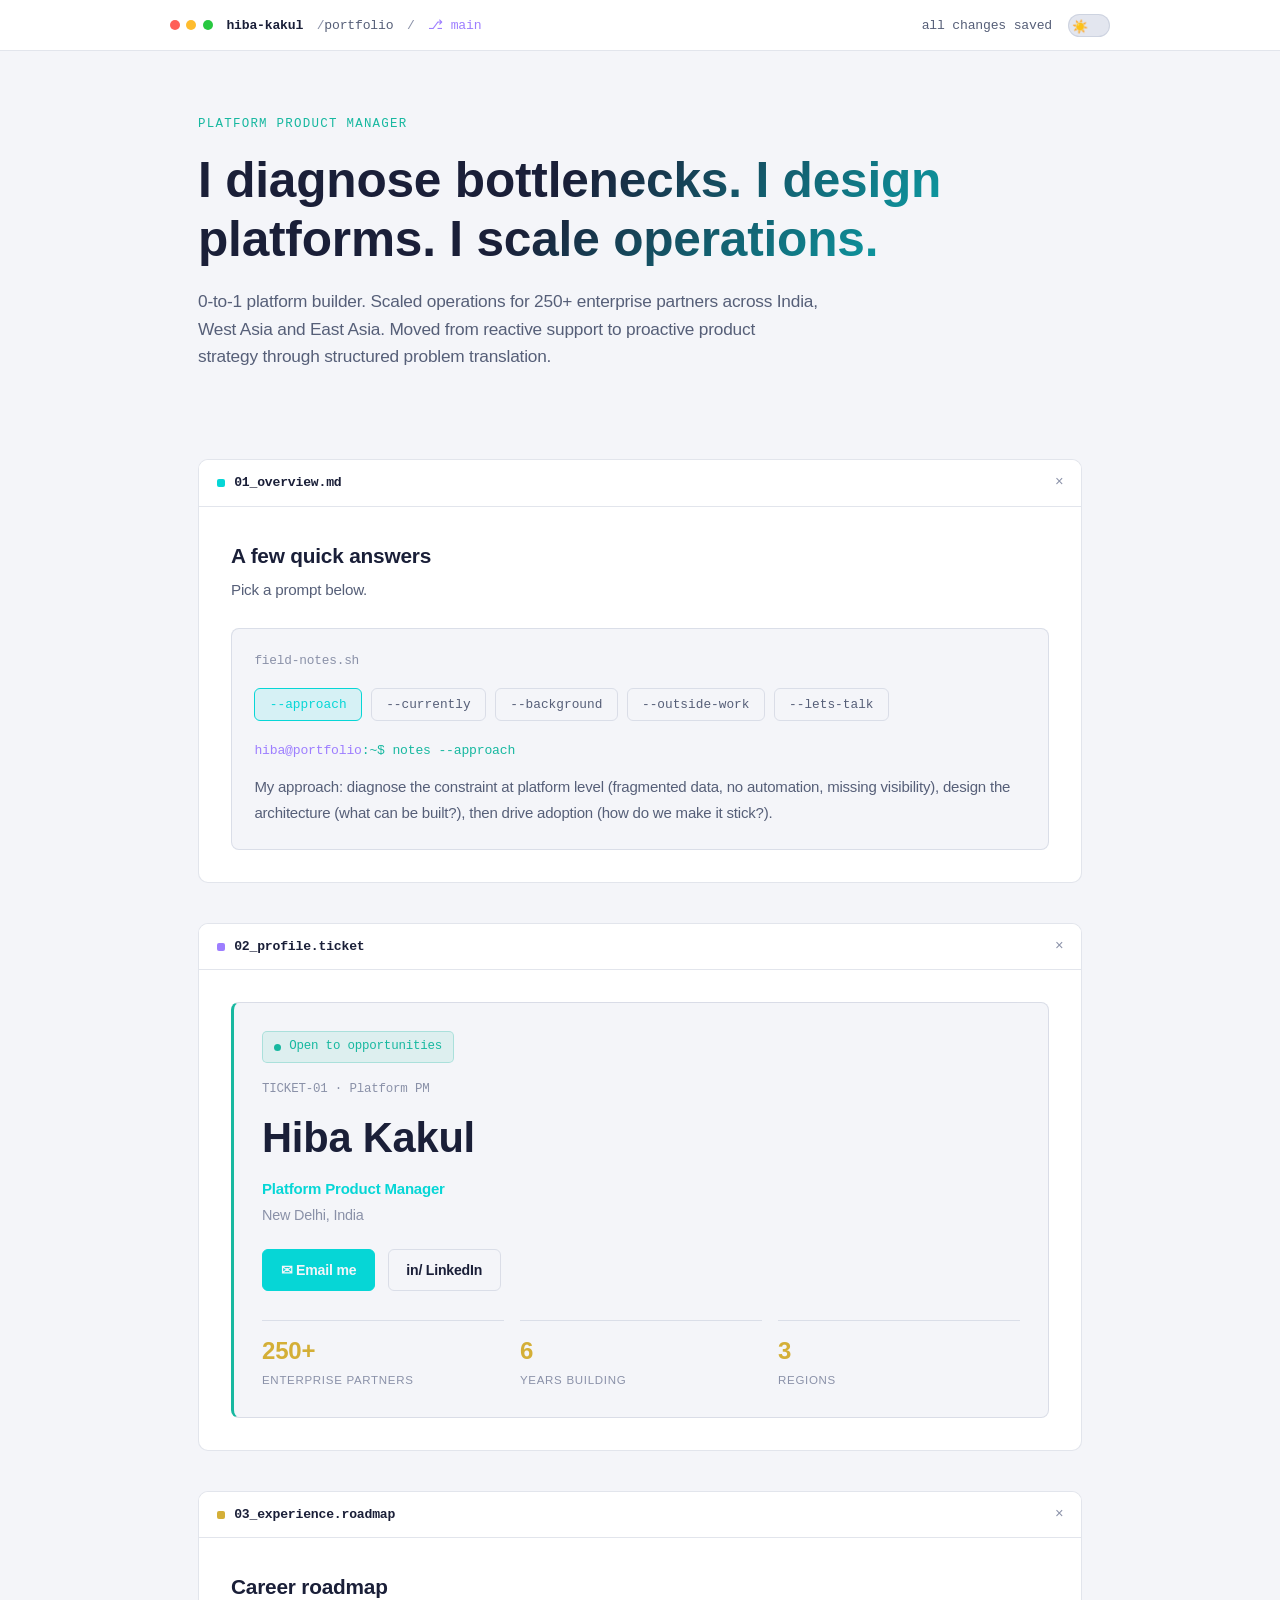
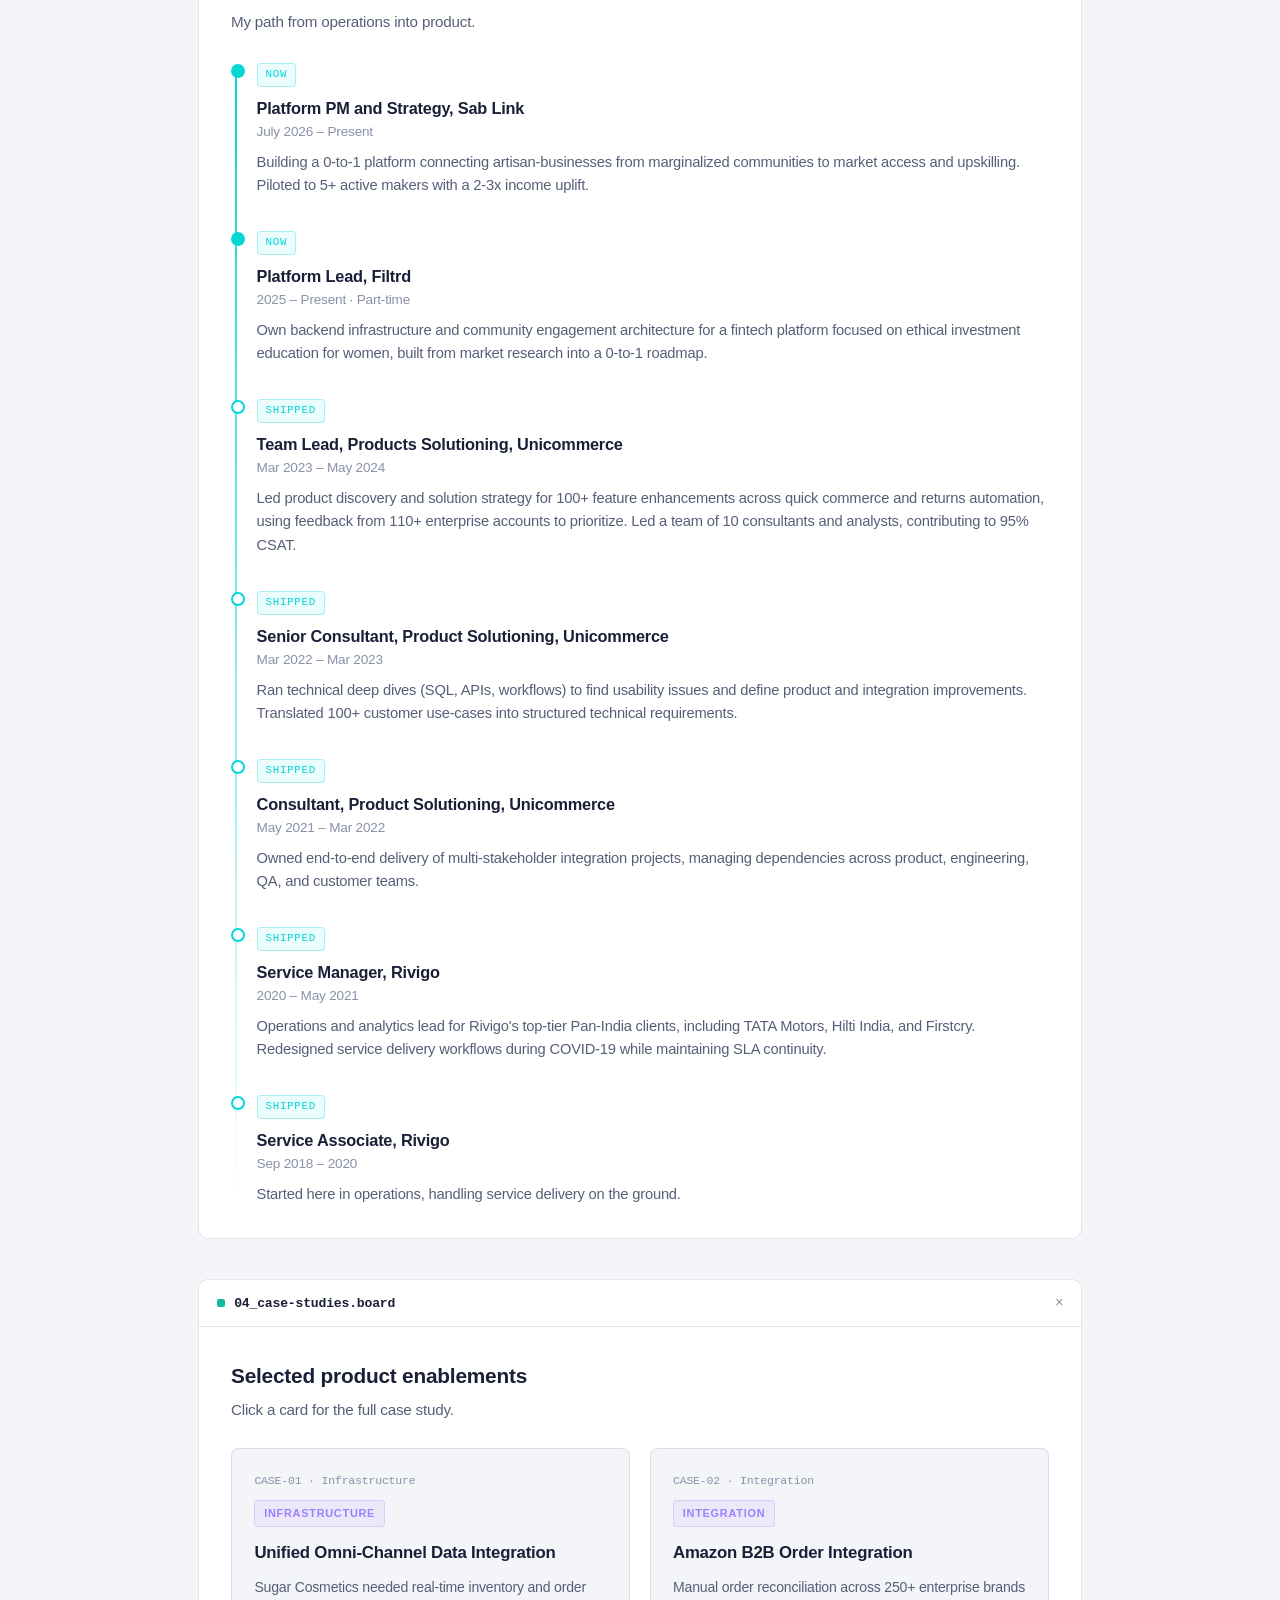
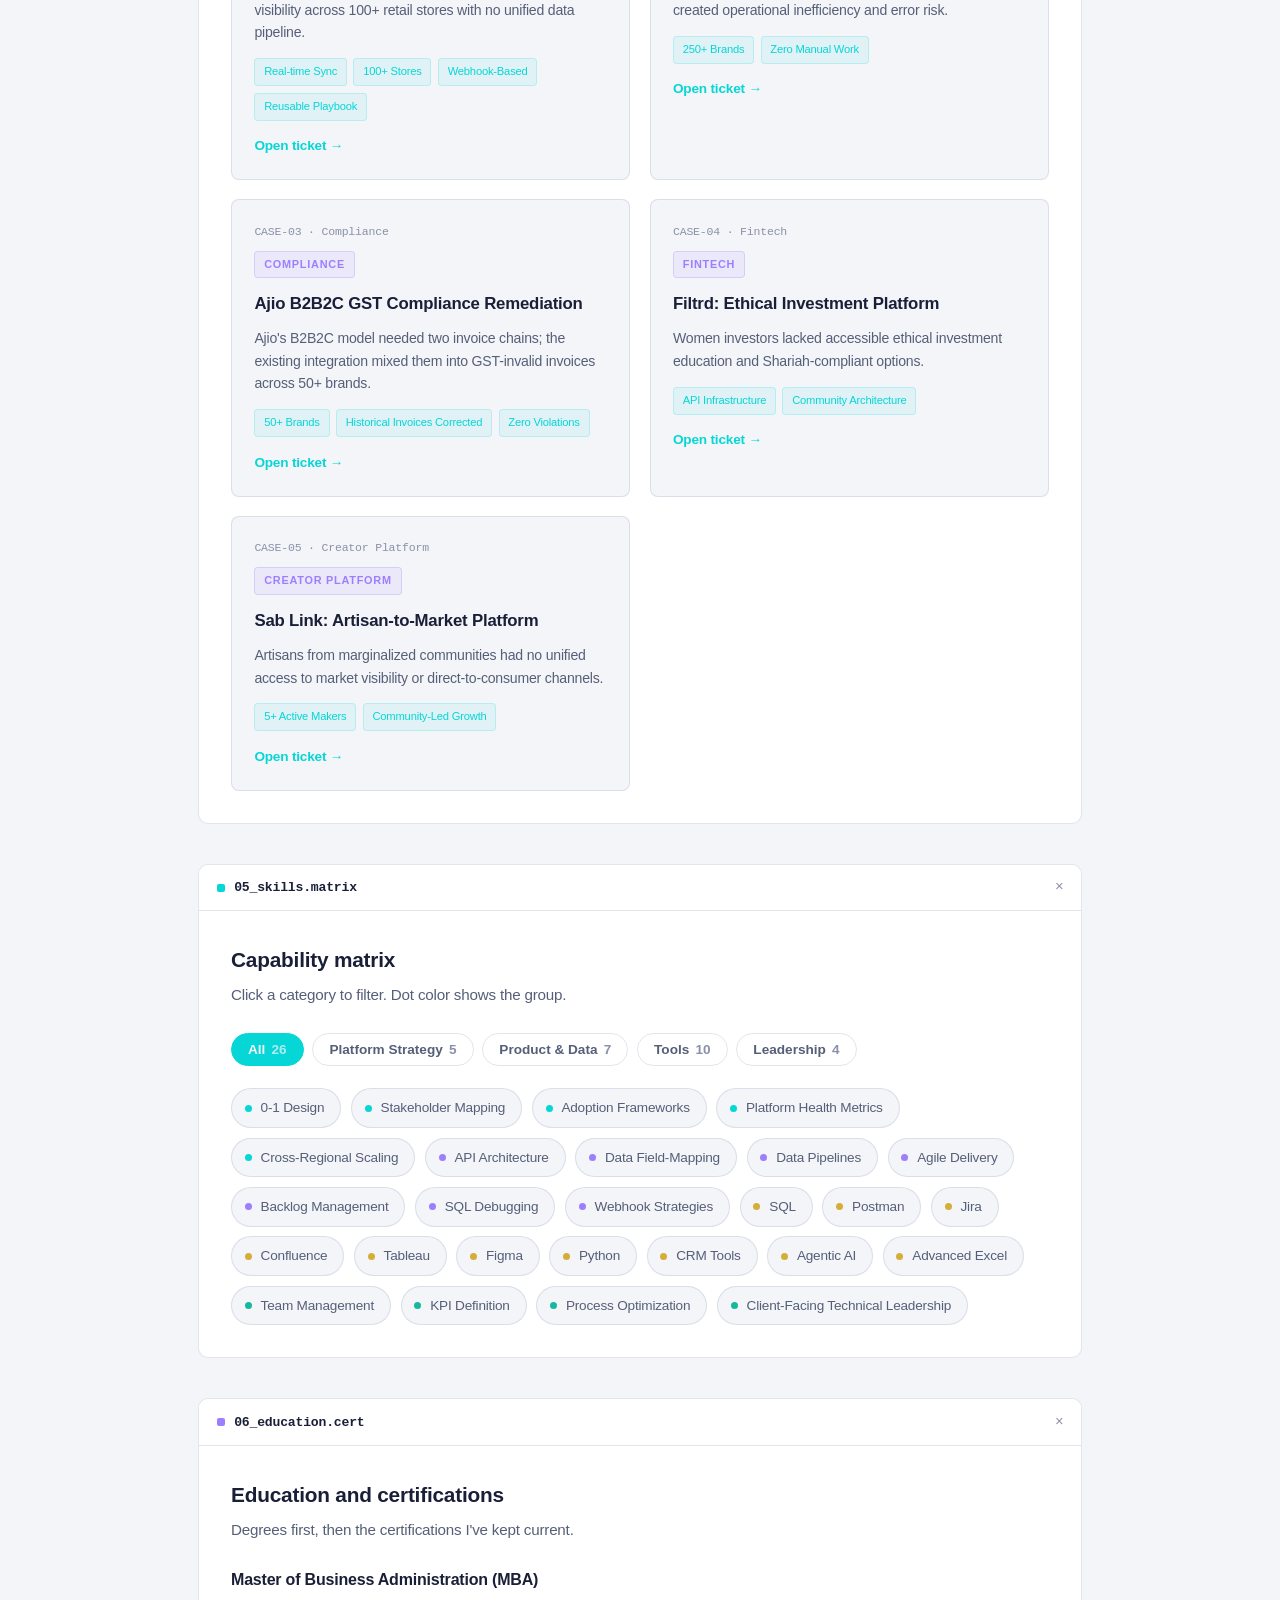
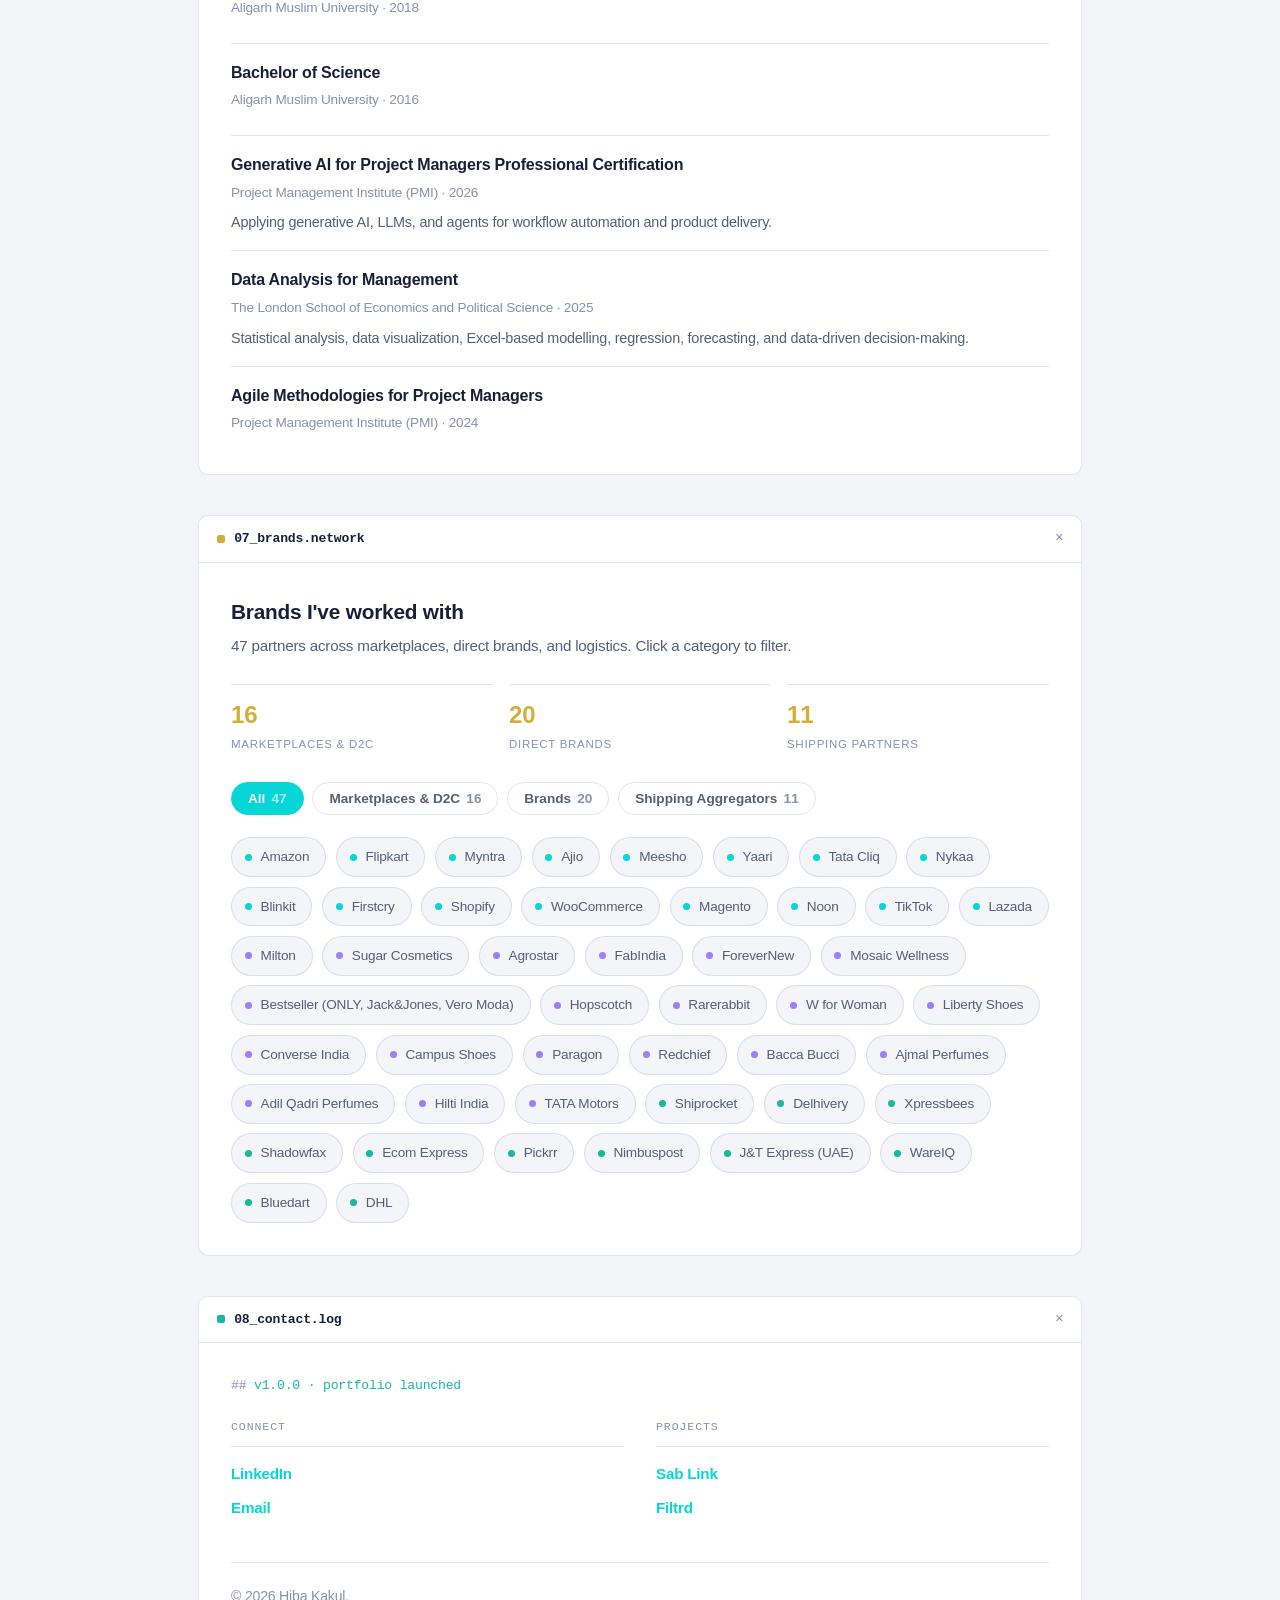
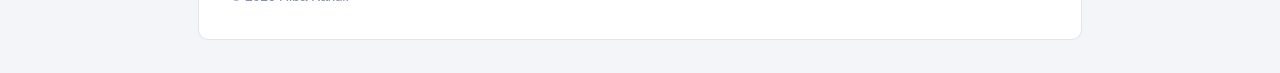
<file: index.html>
<!DOCTYPE html>
<html lang="en">
<head>
<meta charset="UTF-8">
<meta name="viewport" content="width=device-width, initial-scale=1.0">

<!-- Browser tab title and the card that shows when the link is shared (WhatsApp, LinkedIn, Slack...).
     The text of your page itself is in content.js; the share card text and picture are here. -->
<title>Hiba Kakul · Platform PM</title>
<meta name="description" content="0-to-1 platform builder. Scaled operations for 250+ enterprise partners across India, West Asia and East Asia.">

<meta property="og:type" content="website">
<meta property="og:url" content="https://hibakakul-hash.github.io/Conjunctions/">
<meta property="og:title" content="Hiba Kakul · Platform PM">
<meta property="og:description" content="0-to-1 platform builder. Scaled operations for 250+ enterprise partners across India, West Asia and East Asia.">
<meta property="og:image" content="https://hibakakul-hash.github.io/Conjunctions/og-image.png">
<meta property="og:image:width" content="1200">
<meta property="og:image:height" content="630">
<meta property="og:image:alt" content="Hiba Kakul, Platform Product Manager">

<meta name="twitter:card" content="summary_large_image">
<meta name="twitter:title" content="Hiba Kakul · Platform PM">
<meta name="twitter:description" content="0-to-1 platform builder. Scaled operations for 250+ enterprise partners across India, West Asia and East Asia.">
<meta name="twitter:image" content="https://hibakakul-hash.github.io/Conjunctions/og-image.png">

<!-- OPTIONAL - GOOGLE FONT. The block right below is switched off and is an example for the font "Inter".
     To use it: delete the comment marker that opens the block and the one that closes it, then put
     'Inter' first in the --font-body setting at the top of style.css.
     To use a different font: pick it on fonts.google.com and replace these three lines with the ones it gives you. -->
<!--
<link rel="preconnect" href="https://fonts.googleapis.com">
<link rel="preconnect" href="https://fonts.gstatic.com" crossorigin>
<link href="https://fonts.googleapis.com/css2?family=Inter:wght@400;600;800&display=swap" rel="stylesheet">
-->

<!-- Picks light or dark before the page paints, so there is no flash. -->
<script>
  (function () {
    var t = null;
    try { t = localStorage.getItem('theme'); } catch (e) {}
    if (t !== 'dark' && t !== 'light') {
      t = (window.matchMedia && matchMedia('(prefers-color-scheme: light)').matches) ? 'light' : 'dark';
    }
    document.documentElement.setAttribute('data-theme', t);
  })();
</script>
<link rel="stylesheet" href="style.css">
</head>
<body>

<div id="site"></div>
<noscript><p style="padding:2rem;font-family:sans-serif">This portfolio needs JavaScript turned on to display.</p></noscript>

<script src="content.js"></script>
<script src="script.js"></script>
</body>
</html>
</file>
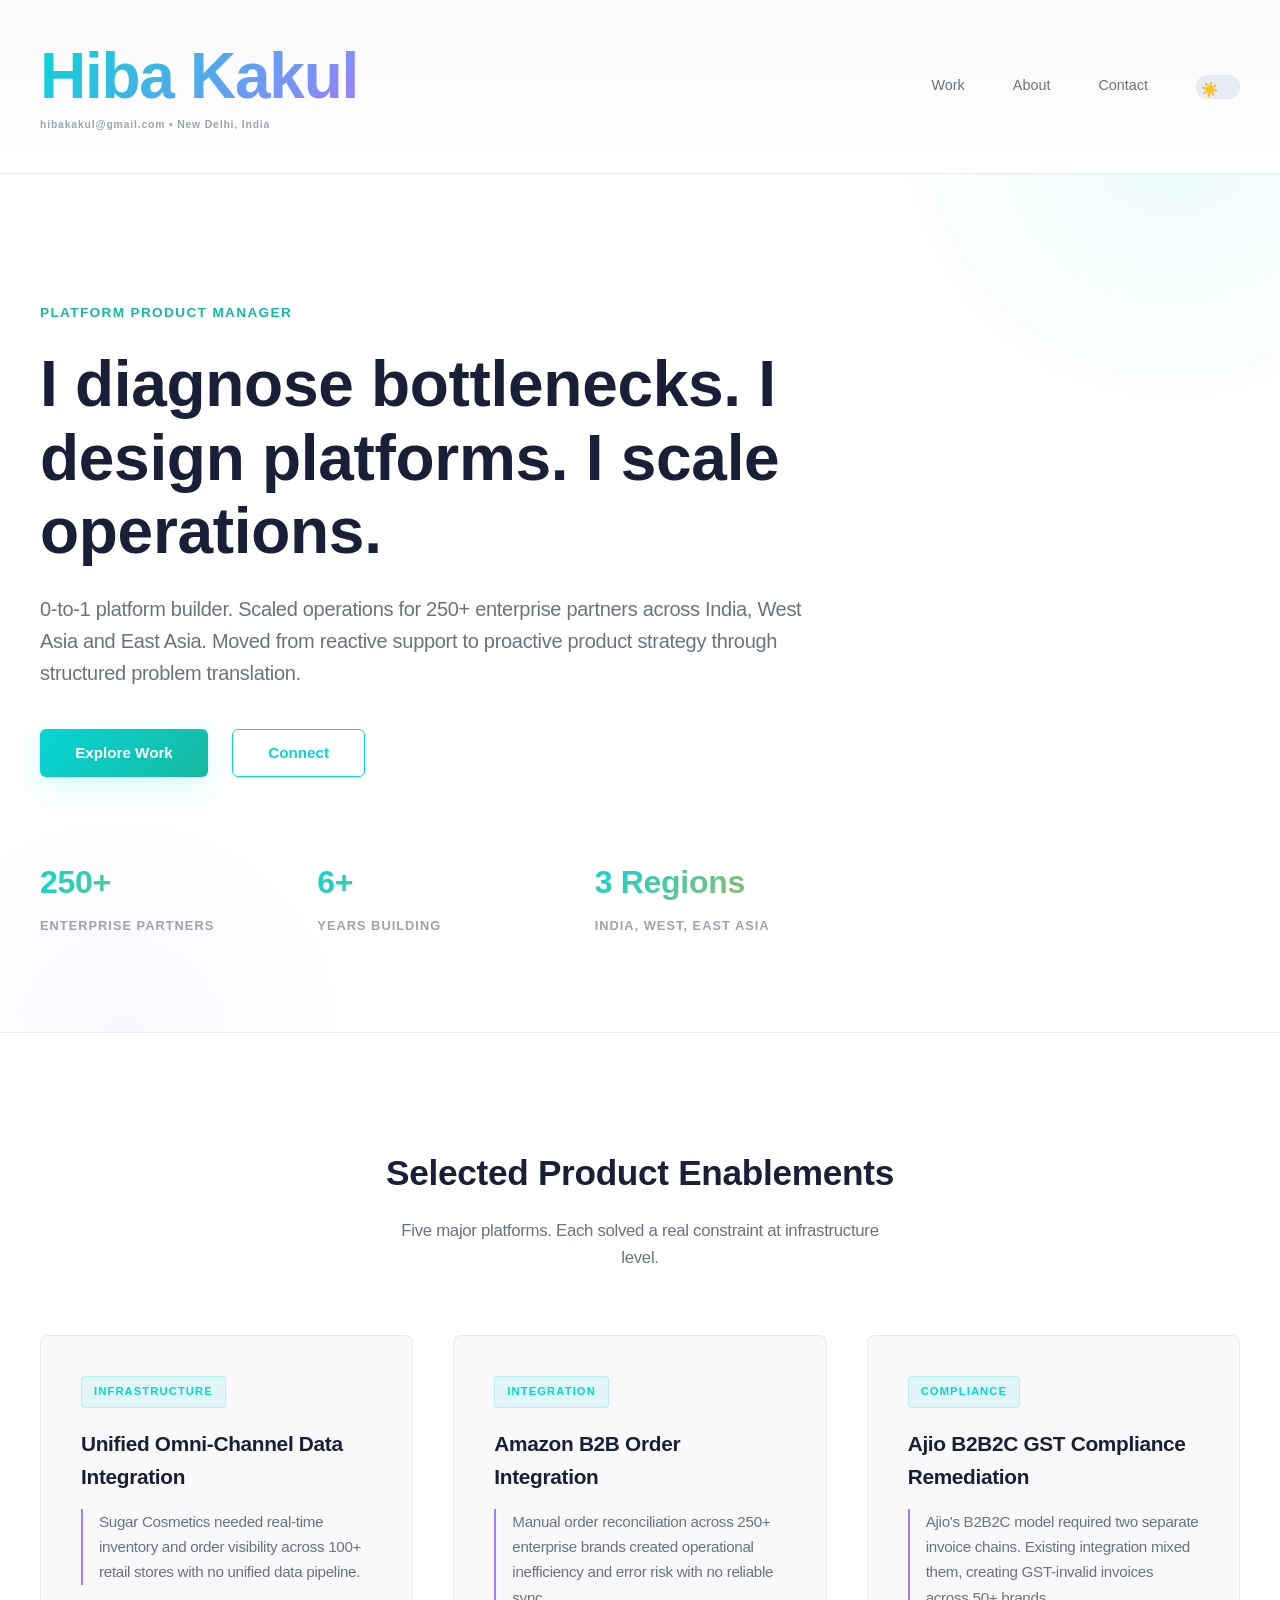
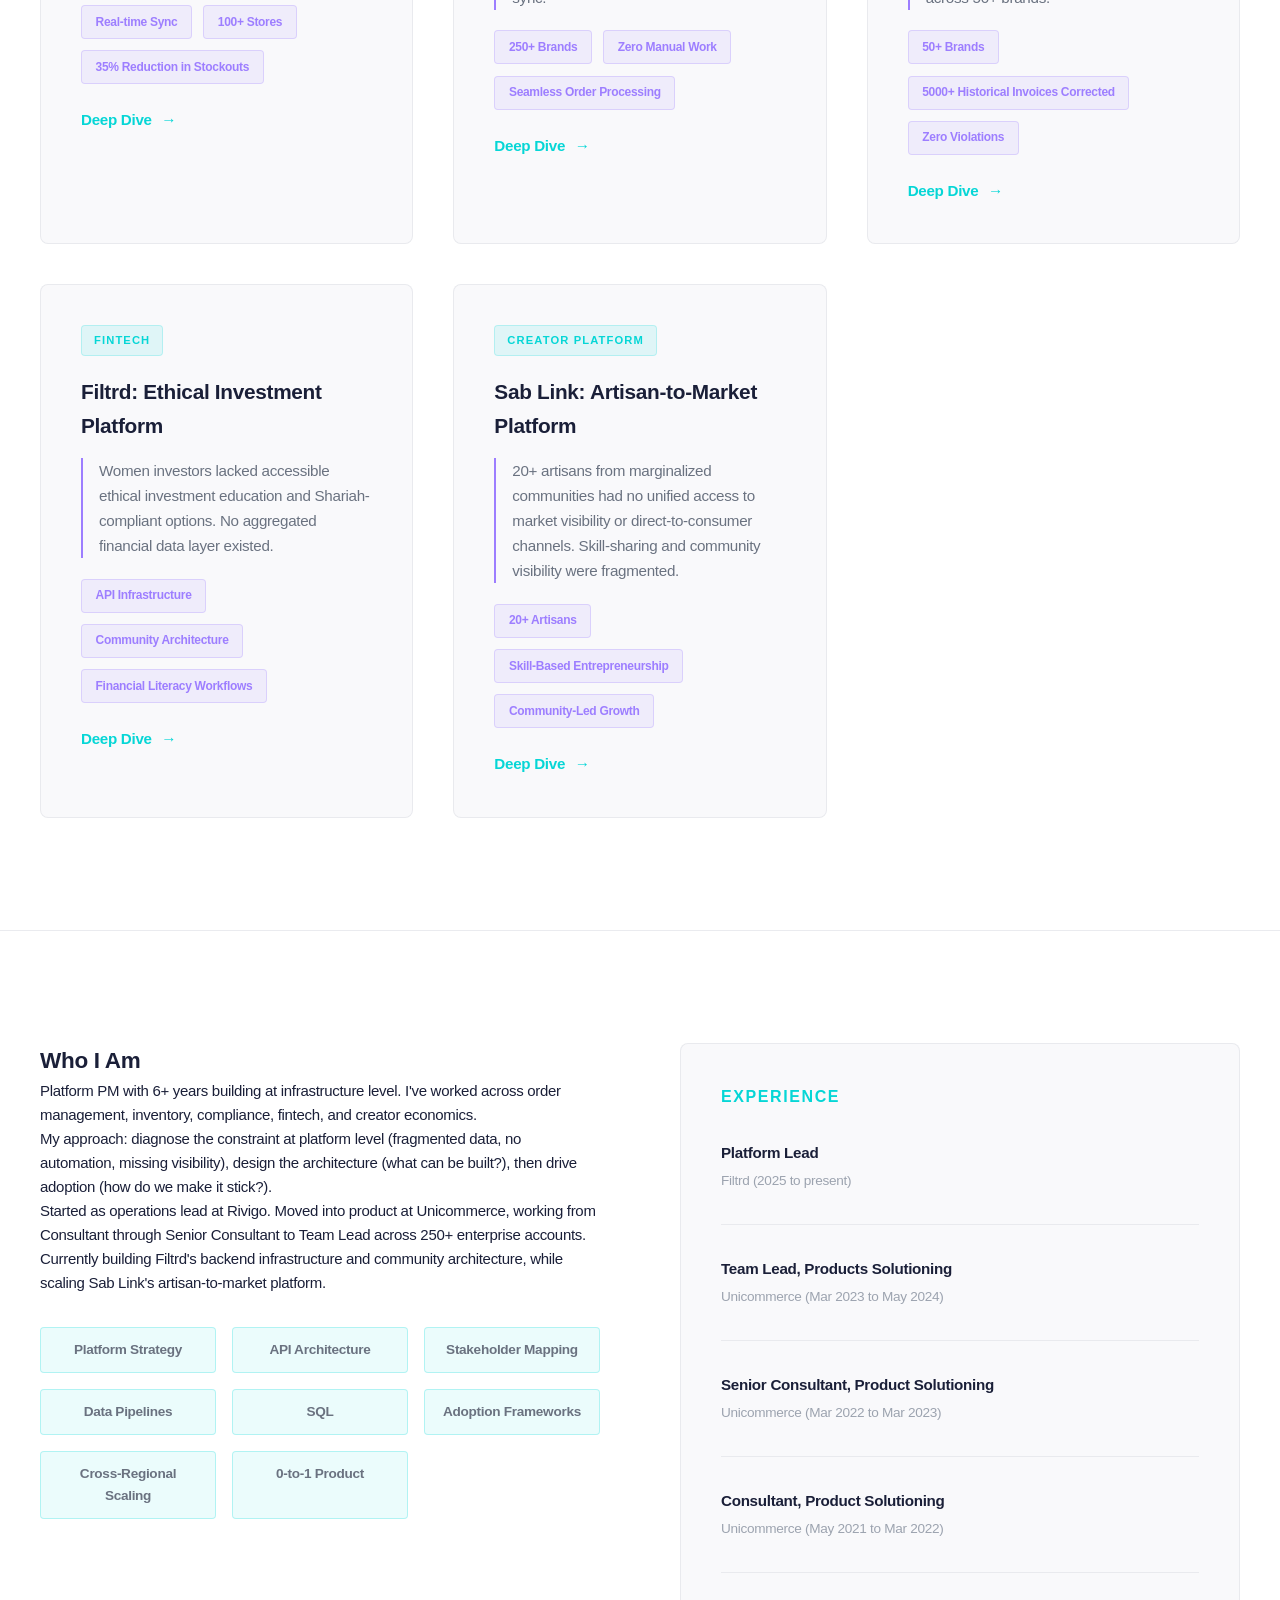
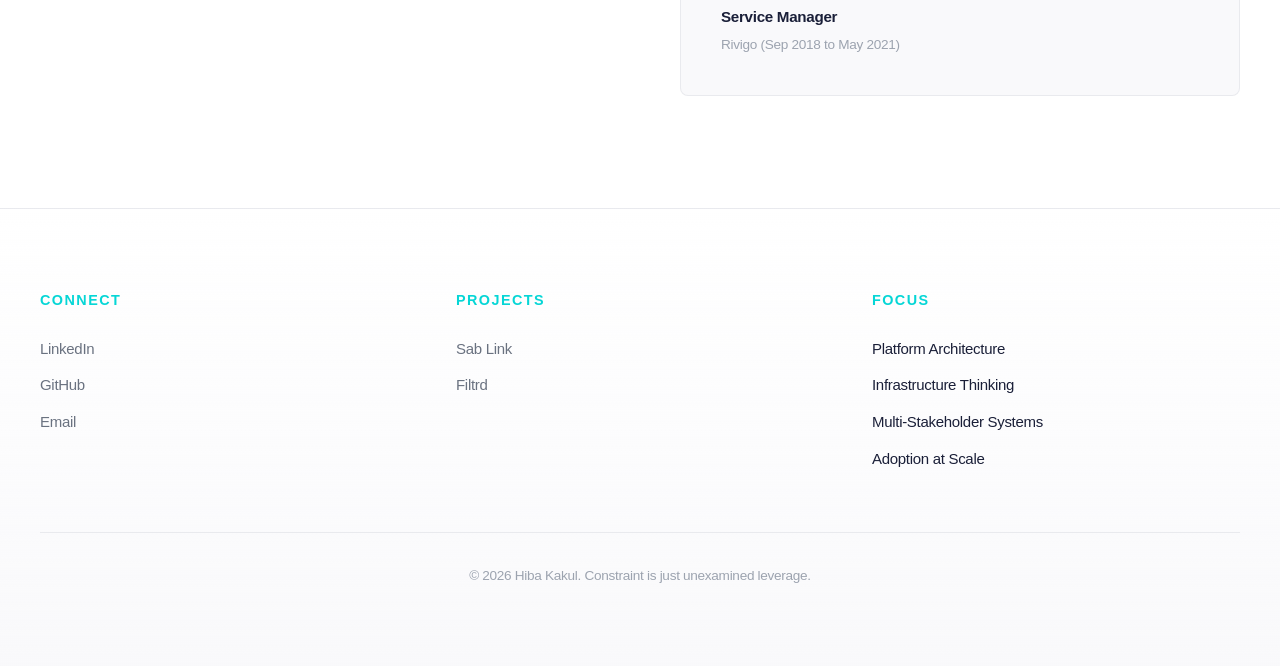
<file: portfolio/portfolio.html>
<!DOCTYPE html>
<html lang="en">
<head>
  <meta charset="UTF-8">
  <meta name="viewport" content="width=device-width, initial-scale=1.0">
  <title>Hiba Kakul — Platform PM</title>
  <style>
    :root {
      --ink-dark: #0a0e27;
      --ink-lighter: #1a1f3a;
      --ink-border: #2a3050;
      --text-primary: #f5f7fa;
      --text-secondary: #b8bcc8;
      --text-muted: #8a91a8;
      --accent-cyan: #06d6d6;
      --accent-purple: #9d7eff;
      --accent-gold: #d4af37;
      --accent-teal: #17b8a0;
      --bg-hover: rgba(6, 214, 214, 0.05);
      --border-subtle: rgba(106, 114, 140, 0.3);
    }

    @media (prefers-color-scheme: light) {
      :root:not([data-theme="dark"]) {
        --ink-dark: #ffffff;
        --ink-lighter: #f9f9fb;
        --ink-border: #e8ecf3;
        --text-primary: #1a1f38;
        --text-secondary: #6a7280;
        --text-muted: #9ca3af;
        --bg-hover: rgba(6, 214, 214, 0.08);
        --border-subtle: rgba(229, 231, 235, 0.8);
      }
    }

    :root[data-theme="light"] {
      --ink-dark: #ffffff;
      --ink-lighter: #f9f9fb;
      --ink-border: #e8ecf3;
      --text-primary: #1a1f38;
      --text-secondary: #6a7280;
      --text-muted: #9ca3af;
      --bg-hover: rgba(6, 214, 214, 0.08);
      --border-subtle: rgba(229, 231, 235, 0.8);
    }

    * {
      margin: 0;
      padding: 0;
      box-sizing: border-box;
    }

    body {
      background: var(--ink-dark);
      color: var(--text-primary);
      font-family: -apple-system, BlinkMacSystemFont, 'Segoe UI', Roboto, sans-serif;
      font-size: 15px;
      line-height: 1.6;
      letter-spacing: -0.3px;
    }

    a {
      color: var(--accent-cyan);
      text-decoration: none;
      transition: all 0.3s ease;
    }

    a:hover {
      color: var(--accent-teal);
    }

    .container {
      max-width: 1280px;
      margin: 0 auto;
      padding: 0 2.5rem;
    }

    @media (max-width: 768px) {
      .container {
        padding: 0 1.5rem;
      }
    }

    /* Header */
    header {
      padding: 2.5rem 0;
      background: linear-gradient(180deg, var(--ink-lighter) 0%, transparent 100%);
      border-bottom: 1px solid var(--border-subtle);
      position: sticky;
      top: 0;
      z-index: 100;
      backdrop-filter: blur(8px);
    }

    .header-inner {
      display: flex;
      justify-content: space-between;
      align-items: center;
    }

    .logo {
      display: flex;
      flex-direction: column;
      gap: 0.2rem;
      align-items: flex-start;
    }

    .logo-name {
      font-size: clamp(2.5rem, 8vw, 4rem);
      font-weight: 900;
      letter-spacing: -0.02em;
      background: linear-gradient(135deg, var(--accent-cyan), var(--accent-purple));
      -webkit-background-clip: text;
      -webkit-text-fill-color: transparent;
      background-clip: text;
      line-height: 1.15;
    }

    .logo-meta {
      font-size: 0.65rem;
      letter-spacing: 0.08em;
      color: var(--text-muted);
      font-weight: 600;
    }

    nav {
      display: flex;
      gap: 3rem;
      align-items: center;
    }

    nav button {
      background: none;
      border: none;
      color: var(--text-secondary);
      font-size: 0.9rem;
      font-weight: 500;
      cursor: pointer;
      transition: all 0.3s ease;
      position: relative;
      padding-bottom: 0.25rem;
    }

    nav button:hover {
      color: var(--accent-cyan);
    }

    nav button::after {
      content: '';
      position: absolute;
      bottom: -2px;
      left: 0;
      width: 0;
      height: 1.5px;
      background: var(--accent-cyan);
      transition: width 0.3s ease;
    }

    nav button:hover::after {
      width: 100%;
    }

    .theme-toggle {
      width: 44px;
      height: 24px;
      background: var(--ink-border);
      border: 1px solid var(--border-subtle);
      border-radius: 12px;
      cursor: pointer;
      position: relative;
      transition: all 0.3s ease;
    }

    .theme-toggle::after {
      content: '☀️';
      position: absolute;
      left: 4px;
      top: 2px;
      font-size: 14px;
      transition: all 0.3s ease;
    }

    .theme-toggle.dark::after {
      content: '🌙';
      left: 22px;
    }

    /* Hero */
    .hero {
      padding: 8rem 0 6rem;
      position: relative;
      overflow: hidden;
    }

    .hero::before {
      content: '';
      position: absolute;
      top: -40%;
      right: -15%;
      width: 600px;
      height: 600px;
      background: radial-gradient(circle, rgba(6, 214, 214, 0.08) 0%, transparent 70%);
      border-radius: 50%;
      pointer-events: none;
    }

    .hero::after {
      content: '';
      position: absolute;
      bottom: -30%;
      left: -10%;
      width: 500px;
      height: 500px;
      background: radial-gradient(circle, rgba(157, 126, 255, 0.06) 0%, transparent 70%);
      border-radius: 50%;
      pointer-events: none;
    }

    .hero-content {
      position: relative;
      z-index: 2;
      max-width: 800px;
    }

    .hero-overline {
      font-size: 0.85rem;
      color: var(--accent-teal);
      font-weight: 600;
      letter-spacing: 0.1em;
      text-transform: uppercase;
      margin-bottom: 1.5rem;
      opacity: 0;
      animation: fadeInUp 0.6s ease 0.2s forwards;
    }

    h1 {
      font-size: clamp(2.5rem, 8vw, 4rem);
      font-weight: 700;
      line-height: 1.15;
      margin-bottom: 1.5rem;
      opacity: 0;
      animation: fadeInUp 0.6s ease 0.3s forwards;
    }

    .hero-subtitle {
      font-size: 1.25rem;
      color: var(--text-secondary);
      line-height: 1.6;
      margin-bottom: 2.5rem;
      opacity: 0;
      animation: fadeInUp 0.6s ease 0.4s forwards;
    }

    .cta-group {
      display: flex;
      gap: 1.5rem;
      opacity: 0;
      animation: fadeInUp 0.6s ease 0.5s forwards;
    }

    .cta-primary {
      padding: 0.9rem 2.2rem;
      background: linear-gradient(135deg, var(--accent-cyan), var(--accent-teal));
      color: var(--ink-dark);
      border: none;
      border-radius: 6px;
      font-weight: 600;
      font-size: 0.95rem;
      cursor: pointer;
      transition: all 0.3s ease;
      box-shadow: 0 10px 30px rgba(6, 214, 214, 0.15);
    }

    .cta-primary:hover {
      transform: translateY(-3px);
      box-shadow: 0 15px 40px rgba(6, 214, 214, 0.25);
    }

    .cta-secondary {
      padding: 0.9rem 2.2rem;
      background: transparent;
      color: var(--accent-cyan);
      border: 1.5px solid var(--accent-cyan);
      border-radius: 6px;
      font-weight: 600;
      font-size: 0.95rem;
      cursor: pointer;
      transition: all 0.3s ease;
    }

    .cta-secondary:hover {
      background: var(--bg-hover);
      transform: translateY(-3px);
    }

    /* Stats */
    .stats {
      display: grid;
      grid-template-columns: repeat(auto-fit, minmax(180px, 1fr));
      gap: 2rem;
      margin: 5rem 0 0 0;
      opacity: 0;
      animation: fadeInUp 0.6s ease 0.6s forwards;
    }

    .stat-item {
      display: flex;
      flex-direction: column;
      gap: 0.5rem;
    }

    .stat-value {
      font-size: 2rem;
      font-weight: 700;
      background: linear-gradient(135deg, var(--accent-cyan), var(--accent-gold));
      -webkit-background-clip: text;
      -webkit-text-fill-color: transparent;
      background-clip: text;
    }

    .stat-label {
      font-size: 0.8rem;
      color: var(--text-muted);
      text-transform: uppercase;
      letter-spacing: 0.08em;
      font-weight: 600;
    }

    /* Case Studies Section */
    .section {
      padding: 7rem 0;
      border-top: 1px solid var(--border-subtle);
      position: relative;
    }

    .section-header {
      text-align: center;
      margin-bottom: 4rem;
    }

    .section-header h2 {
      font-size: 2.2rem;
      font-weight: 700;
      margin-bottom: 1rem;
    }

    .section-header p {
      font-size: 1.05rem;
      color: var(--text-secondary);
      max-width: 500px;
      margin: 0 auto;
    }

    .case-grid {
      display: grid;
      grid-template-columns: repeat(auto-fit, minmax(340px, 1fr));
      gap: 2.5rem;
    }

    .case-card {
      background: linear-gradient(135deg, var(--ink-lighter) 0%, var(--ink-lighter) 100%);
      border: 1px solid var(--border-subtle);
      border-radius: 8px;
      padding: 2.5rem;
      cursor: pointer;
      transition: all 0.4s cubic-bezier(0.23, 1, 0.320, 1);
      position: relative;
      overflow: hidden;
      opacity: 0;
      animation: fadeInUp 0.6s ease forwards;
    }

    .case-card:nth-child(1) { animation-delay: 0.1s; }
    .case-card:nth-child(2) { animation-delay: 0.2s; }
    .case-card:nth-child(3) { animation-delay: 0.3s; }
    .case-card:nth-child(4) { animation-delay: 0.4s; }
    .case-card:nth-child(5) { animation-delay: 0.5s; }

    .case-card::before {
      content: '';
      position: absolute;
      top: 0;
      left: 0;
      right: 0;
      height: 2px;
      background: linear-gradient(90deg, transparent, var(--accent-cyan), transparent);
      opacity: 0;
      transition: opacity 0.3s ease;
    }

    .case-card:hover {
      background: linear-gradient(135deg, var(--ink-border) 0%, var(--ink-lighter) 100%);
      border-color: var(--accent-cyan);
      transform: translateY(-6px);
      box-shadow: 0 20px 50px rgba(6, 214, 214, 0.1);
    }

    .case-card:hover::before {
      opacity: 1;
    }

    .case-tag {
      display: inline-block;
      padding: 0.35rem 0.75rem;
      background: rgba(6, 214, 214, 0.1);
      color: var(--accent-cyan);
      border-radius: 4px;
      font-size: 0.7rem;
      font-weight: 700;
      text-transform: uppercase;
      letter-spacing: 0.1em;
      margin-bottom: 1.2rem;
      border: 1px solid rgba(6, 214, 214, 0.2);
    }

    .case-title {
      font-size: 1.3rem;
      font-weight: 700;
      margin-bottom: 1rem;
      color: var(--text-primary);
    }

    .case-constraint {
      font-size: 0.95rem;
      color: var(--text-secondary);
      line-height: 1.65;
      margin-bottom: 1.3rem;
      border-left: 2px solid var(--accent-purple);
      padding-left: 1rem;
    }

    .case-metrics {
      display: flex;
      flex-wrap: wrap;
      gap: 0.7rem;
      margin-bottom: 1.5rem;
    }

    .metric-tag {
      padding: 0.4rem 0.85rem;
      background: rgba(157, 126, 255, 0.1);
      border: 1px solid rgba(157, 126, 255, 0.25);
      color: var(--accent-purple);
      border-radius: 4px;
      font-size: 0.75rem;
      font-weight: 600;
    }

    .case-cta {
      display: inline-flex;
      align-items: center;
      gap: 0.6rem;
      color: var(--accent-cyan);
      font-weight: 600;
      font-size: 0.95rem;
      transition: all 0.3s ease;
    }

    .case-cta:hover {
      gap: 1rem;
    }

    /* About Section */
    .about-section {
      padding: 7rem 0;
      border-top: 1px solid var(--border-subtle);
    }

    .about-grid {
      display: grid;
      grid-template-columns: 1fr 1fr;
      gap: 5rem;
      align-items: start;
    }

    @media (max-width: 768px) {
      .about-grid {
        grid-template-columns: 1fr;
        gap: 3rem;
      }
    }

    .about-text h2 {
      font-size: 2rem;
      font-weight: 700;
      margin-bottom: 1.5rem;
    }

    .about-text p {
      color: var(--text-secondary);
      line-height: 1.75;
      margin-bottom: 1.5rem;
    }

    .skills-grid {
      display: grid;
      grid-template-columns: repeat(auto-fit, minmax(150px, 1fr));
      gap: 1rem;
      margin-top: 2rem;
    }

    .skill-badge {
      padding: 0.7rem 1.1rem;
      background: rgba(6, 214, 214, 0.08);
      border: 1px solid rgba(6, 214, 214, 0.25);
      border-radius: 4px;
      color: var(--text-secondary);
      font-size: 0.85rem;
      font-weight: 600;
      text-align: center;
      transition: all 0.3s ease;
    }

    .skill-badge:hover {
      background: rgba(6, 214, 214, 0.15);
      color: var(--accent-cyan);
      border-color: var(--accent-cyan);
    }

    .resume-preview {
      background: var(--ink-lighter);
      border: 1px solid var(--border-subtle);
      border-radius: 8px;
      padding: 2.5rem;
    }

    .resume-preview h3 {
      font-size: 1rem;
      font-weight: 700;
      margin-bottom: 2rem;
      color: var(--accent-cyan);
      text-transform: uppercase;
      letter-spacing: 0.1em;
    }

    .resume-item {
      margin-bottom: 2rem;
      padding-bottom: 2rem;
      border-bottom: 1px solid var(--border-subtle);
    }

    .resume-item:last-child {
      border-bottom: none;
      margin-bottom: 0;
      padding-bottom: 0;
    }

    .resume-role {
      font-weight: 700;
      color: var(--text-primary);
      font-size: 0.95rem;
      margin-bottom: 0.3rem;
    }

    .resume-meta {
      font-size: 0.85rem;
      color: var(--text-muted);
    }

    /* Modal */
    .modal {
      display: none;
      position: fixed;
      top: 0;
      left: 0;
      right: 0;
      bottom: 0;
      background: rgba(10, 14, 39, 0.8);
      backdrop-filter: blur(4px);
      z-index: 1000;
      overflow-y: auto;
      animation: fadeIn 0.3s ease;
    }

    .modal.active {
      display: flex;
      align-items: center;
      justify-content: center;
    }

    .modal-content {
      background: var(--ink-lighter);
      border: 1px solid var(--border-subtle);
      border-radius: 12px;
      padding: 3rem;
      max-width: 700px;
      width: 90%;
      position: relative;
      animation: slideUp 0.4s ease;
    }

    .modal-close {
      position: absolute;
      top: 1.5rem;
      right: 1.5rem;
      background: none;
      border: none;
      font-size: 2rem;
      color: var(--text-muted);
      cursor: pointer;
      transition: all 0.3s ease;
    }

    .modal-close:hover {
      color: var(--accent-cyan);
      transform: rotate(90deg);
    }

    .modal h2 {
      font-size: 1.8rem;
      margin-bottom: 2rem;
      color: var(--text-primary);
    }

    .modal-section {
      margin-bottom: 2rem;
    }

    .modal-section h4 {
      font-size: 1rem;
      font-weight: 700;
      color: var(--accent-cyan);
      margin-bottom: 1rem;
      text-transform: uppercase;
      letter-spacing: 0.08em;
    }

    .modal-section p {
      color: var(--text-secondary);
      line-height: 1.75;
      margin-bottom: 1rem;
    }

    .modal-section ul {
      list-style: none;
      padding-left: 0;
    }

    .modal-section li {
      color: var(--text-secondary);
      line-height: 1.75;
      margin-bottom: 0.75rem;
      padding-left: 1.5rem;
      position: relative;
    }

    .modal-section li::before {
      content: '→';
      position: absolute;
      left: 0;
      color: var(--accent-teal);
      font-weight: bold;
    }

    /* Footer */
    footer {
      border-top: 1px solid var(--border-subtle);
      padding: 5rem 0;
      background: linear-gradient(180deg, transparent 0%, var(--ink-lighter) 100%);
    }

    .footer-grid {
      display: grid;
      grid-template-columns: repeat(auto-fit, minmax(200px, 1fr));
      gap: 3rem;
      margin-bottom: 3rem;
    }

    .footer-section h4 {
      font-size: 0.9rem;
      font-weight: 700;
      color: var(--accent-cyan);
      text-transform: uppercase;
      letter-spacing: 0.1em;
      margin-bottom: 1.5rem;
    }

    .footer-section ul {
      list-style: none;
    }

    .footer-section li {
      margin-bottom: 0.8rem;
    }

    .footer-section a {
      color: var(--text-secondary);
      transition: all 0.3s ease;
    }

    .footer-section a:hover {
      color: var(--accent-cyan);
    }

    .footer-bottom {
      border-top: 1px solid var(--border-subtle);
      padding-top: 2rem;
      text-align: center;
      color: var(--text-muted);
      font-size: 0.85rem;
    }

    /* Animations */
    @keyframes fadeIn {
      from { opacity: 0; }
      to { opacity: 1; }
    }

    @keyframes fadeInUp {
      from {
        opacity: 0;
        transform: translateY(20px);
      }
      to {
        opacity: 1;
        transform: translateY(0);
      }
    }

    @keyframes slideUp {
      from {
        opacity: 0;
        transform: translateY(30px);
      }
      to {
        opacity: 1;
        transform: translateY(0);
      }
    }

    @media (max-width: 768px) {
      h1 { font-size: 2rem; }
      .hero { padding: 5rem 0 3rem; }
      nav { gap: 2rem; }
      .cta-group { flex-direction: column; width: 100%; }
      .cta-primary, .cta-secondary { width: 100%; }
      .modal-content { padding: 2rem; }
    }
  </style>
</head>
<body>
  <!-- Header -->
  <header>
    <div class="container">
      <div class="header-inner">
        <div class="logo">
          <div class="logo-name">Hiba Kakul</div>
          <div class="logo-meta">hibakakul@gmail.com • New Delhi, India</div>
        </div>
        <nav>
          <button onclick="smoothScroll('cases')">Work</button>
          <button onclick="smoothScroll('about')">About</button>
          <button onclick="smoothScroll('contact')">Contact</button>
          <div class="theme-toggle" onclick="toggleTheme()"></div>
        </nav>
      </div>
    </div>
  </header>

  <!-- Hero -->
  <section class="hero">
    <div class="container">
      <div class="hero-content">
        <div class="hero-overline">Platform Product Manager</div>
        <h1>I diagnose bottlenecks. I design platforms. I scale operations.</h1>
        <p class="hero-subtitle">
          0-to-1 platform builder. Scaled operations for 250+ enterprise partners across India, West Asia and East Asia. Moved from reactive support to proactive product strategy through structured problem translation.
        </p>
        <div class="cta-group">
          <button class="cta-primary" onclick="smoothScroll('cases')">Explore Work</button>
          <button class="cta-secondary" onclick="window.open('https://linkedin.com/in/hibakakul', '_blank')">Connect</button>
        </div>
        <div class="stats">
          <div class="stat-item">
            <div class="stat-value">250+</div>
            <div class="stat-label">Enterprise Partners</div>
          </div>
          <div class="stat-item">
            <div class="stat-value">6+</div>
            <div class="stat-label">Years Building</div>
          </div>
          <div class="stat-item">
            <div class="stat-value">3 Regions</div>
            <div class="stat-label">India, West, East Asia</div>
          </div>
        </div>
      </div>
    </div>
  </section>

  <!-- Case Studies -->
  <section class="section" id="cases">
    <div class="container">
      <div class="section-header">
        <h2>Selected Product Enablements</h2>
        <p>
          Five major platforms. Each solved a real constraint at infrastructure level.
        </p>
      </div>

      <div class="case-grid">
        <!-- Case 1: Sugar Cosmetics Omni-Channel -->
        <div class="case-card" onclick="openModal(1)">
          <div class="case-tag">Infrastructure</div>
          <div class="case-title">Unified Omni-Channel Data Integration</div>
          <div class="case-constraint">
            Sugar Cosmetics needed real-time inventory and order visibility across 100+ retail stores with no unified data pipeline.
          </div>
          <div class="case-metrics">
            <div class="metric-tag">Real-time Sync</div>
            <div class="metric-tag">100+ Stores</div>
            <div class="metric-tag">35% Reduction in Stockouts</div>
          </div>
          <div class="case-cta">Deep Dive <span>→</span></div>
        </div>

        <!-- Case 2: Amazon B2B -->
        <div class="case-card" onclick="openModal(2)">
          <div class="case-tag">Integration</div>
          <div class="case-title">Amazon B2B Order Integration</div>
          <div class="case-constraint">
            Manual order reconciliation across 250+ enterprise brands created operational inefficiency and error risk with no reliable sync.
          </div>
          <div class="case-metrics">
            <div class="metric-tag">250+ Brands</div>
            <div class="metric-tag">Zero Manual Work</div>
            <div class="metric-tag">Seamless Order Processing</div>
          </div>
          <div class="case-cta">Deep Dive <span>→</span></div>
        </div>

        <!-- Case 3: Ajio GST Compliance -->
        <div class="case-card" onclick="openModal(3)">
          <div class="case-tag">Compliance</div>
          <div class="case-title">Ajio B2B2C GST Compliance Remediation</div>
          <div class="case-constraint">
            Ajio's B2B2C model required two separate invoice chains. Existing integration mixed them, creating GST-invalid invoices across 50+ brands.
          </div>
          <div class="case-metrics">
            <div class="metric-tag">50+ Brands</div>
            <div class="metric-tag">5000+ Historical Invoices Corrected</div>
            <div class="metric-tag">Zero Violations</div>
          </div>
          <div class="case-cta">Deep Dive <span>→</span></div>
        </div>

        <!-- Case 4: Filtrd -->
        <div class="case-card" onclick="openModal(4)">
          <div class="case-tag">Fintech</div>
          <div class="case-title">Filtrd: Ethical Investment Platform</div>
          <div class="case-constraint">
            Women investors lacked accessible ethical investment education and Shariah-compliant options. No aggregated financial data layer existed.
          </div>
          <div class="case-metrics">
            <div class="metric-tag">API Infrastructure</div>
            <div class="metric-tag">Community Architecture</div>
            <div class="metric-tag">Financial Literacy Workflows</div>
          </div>
          <div class="case-cta">Deep Dive <span>→</span></div>
        </div>

        <!-- Case 5: Sab Link -->
        <div class="case-card" onclick="openModal(5)">
          <div class="case-tag">Creator Platform</div>
          <div class="case-title">Sab Link: Artisan-to-Market Platform</div>
          <div class="case-constraint">
            20+ artisans from marginalized communities had no unified access to market visibility or direct-to-consumer channels. Skill-sharing and community visibility were fragmented.
          </div>
          <div class="case-metrics">
            <div class="metric-tag">20+ Artisans</div>
            <div class="metric-tag">Skill-Based Entrepreneurship</div>
            <div class="metric-tag">Community-Led Growth</div>
          </div>
          <div class="case-cta">Deep Dive <span>→</span></div>
        </div>
      </div>
    </div>
  </section>

  <!-- About Section -->
  <section class="about-section" id="about">
    <div class="container">
      <div class="about-grid">
        <div>
          <h2>Who I Am</h2>
          <p>
            Platform PM with 6+ years building at infrastructure level. I've worked across order management, inventory, compliance, fintech, and creator economics.
          </p>
          <p>
            My approach: diagnose the constraint at platform level (fragmented data, no automation, missing visibility), design the architecture (what can be built?), then drive adoption (how do we make it stick?).
          </p>
          <p>
            Started as operations lead at Rivigo. Moved into product at Unicommerce, working from Consultant through Senior Consultant to Team Lead across 250+ enterprise accounts. Currently building Filtrd's backend infrastructure and community architecture, while scaling Sab Link's artisan-to-market platform.
          </p>
          <div class="skills-grid">
            <div class="skill-badge">Platform Strategy</div>
            <div class="skill-badge">API Architecture</div>
            <div class="skill-badge">Stakeholder Mapping</div>
            <div class="skill-badge">Data Pipelines</div>
            <div class="skill-badge">SQL</div>
            <div class="skill-badge">Adoption Frameworks</div>
            <div class="skill-badge">Cross-Regional Scaling</div>
            <div class="skill-badge">0-to-1 Product</div>
          </div>
        </div>

        <div class="resume-preview">
          <h3>Experience</h3>
          <div class="resume-item">
            <div class="resume-role">Platform Lead</div>
            <div class="resume-meta">Filtrd (2025 to present)</div>
          </div>
          <div class="resume-item">
            <div class="resume-role">Team Lead, Products Solutioning</div>
            <div class="resume-meta">Unicommerce (Mar 2023 to May 2024)</div>
          </div>
          <div class="resume-item">
            <div class="resume-role">Senior Consultant, Product Solutioning</div>
            <div class="resume-meta">Unicommerce (Mar 2022 to Mar 2023)</div>
          </div>
          <div class="resume-item">
            <div class="resume-role">Consultant, Product Solutioning</div>
            <div class="resume-meta">Unicommerce (May 2021 to Mar 2022)</div>
          </div>
          <div class="resume-item">
            <div class="resume-role">Service Manager</div>
            <div class="resume-meta">Rivigo (Sep 2018 to May 2021)</div>
          </div>
        </div>
      </div>
    </div>
  </section>

  <!-- Footer -->
  <footer id="contact">
    <div class="container">
      <div class="footer-grid">
        <div class="footer-section">
          <h4>Connect</h4>
          <ul>
            <li><a href="https://linkedin.com/in/hibakakul" target="_blank">LinkedIn</a></li>
            <li><a href="https://github.com/hibakakul-hash" target="_blank">GitHub</a></li>
            <li><a href="mailto:hibakakul@gmail.com">Email</a></li>
          </ul>
        </div>
        <div class="footer-section">
          <h4>Projects</h4>
          <ul>
            <li><a href="https://www.sablink.in" target="_blank">Sab Link</a></li>
            <li><a href="https://hibakakul-hash.github.io/filtrd-halal-finance-screener/" target="_blank">Filtrd</a></li>
          </ul>
        </div>
        <div class="footer-section">
          <h4>Focus</h4>
          <ul>
            <li>Platform Architecture</li>
            <li>Infrastructure Thinking</li>
            <li>Multi-Stakeholder Systems</li>
            <li>Adoption at Scale</li>
          </ul>
        </div>
      </div>
      <div class="footer-bottom">
        <p>© 2026 Hiba Kakul. Constraint is just unexamined leverage.</p>
      </div>
    </div>
  </footer>

  <!-- Modals -->
  <div class="modal" id="modal1">
    <div class="modal-content">
      <button class="modal-close" onclick="closeModal(1)">×</button>
      <h2>Unified Omni-Channel Data Integration</h2>

      <div class="modal-section">
        <h4>The Problem</h4>
        <p>Sugar Cosmetics operated across 100+ retail stores with siloed inventory and order data. Real-time visibility was impossible, leading to overselling, stockouts, and fragmented customer experiences.</p>
      </div>

      <div class="modal-section">
        <h4>Design and Delivery</h4>
        <p>Assessed existing API capabilities across retail, e-commerce, and POS systems. Designed a webhook-based integration architecture for real-time inventory and order data sync. Coordinated technical requirements directly with the client's product team and validated the design through a staging pilot before go-live.</p>
      </div>

      <div class="modal-section">
        <h4>Impact</h4>
        <ul>
          <li>Scaled to 100+ stores across India with unified real-time inventory visibility</li>
          <li>Reduced stockouts 35% through data-driven replenishment</li>
          <li>Eliminated manual reconciliation (80% fewer touchpoints)</li>
          <li>Freed ops teams for strategic work instead of firefighting</li>
        </ul>
      </div>
    </div>
  </div>

  <div class="modal" id="modal2">
    <div class="modal-content">
      <button class="modal-close" onclick="closeModal(2)">×</button>
      <h2>Amazon B2B Order Integration</h2>

      <div class="modal-section">
        <h4>The Problem</h4>
        <p>Manual order reconciliation across 250+ enterprise brands' Amazon B2B channels created operational inefficiency and error risk. No reliable sync existed between Amazon and Unicommerce.</p>
      </div>

      <div class="modal-section">
        <h4>Design and Delivery</h4>
        <p>Identified the problem and built the business case. Engaged directly with Amazon's team to scope available integration options. Partnered with engineering and leadership through solution design, recommending a polling-based sync model chosen based on Amazon's webhook limitations at the time.</p>
      </div>

      <div class="modal-section">
        <h4>Impact</h4>
        <ul>
          <li>Eliminated manual reconciliation across 250+ brands</li>
          <li>Enabled seamless, scaled order processing</li>
          <li>Reduced operational risk and human error</li>
          <li>Freed finance and ops teams from routine reconciliation work</li>
        </ul>
      </div>
    </div>
  </div>

  <div class="modal" id="modal3">
    <div class="modal-content">
      <button class="modal-close" onclick="closeModal(3)">×</button>
      <h2>Ajio B2B2C GST Compliance Remediation</h2>

      <div class="modal-section">
        <h4>The Problem</h4>
        <p>Ajio's B2B2C model required two separate invoice chains. The existing integration mixed them, producing GST-invalid invoices. A client's CA flagged the mismatches, escalating to a compliance risk across 50+ brands.</p>
      </div>

      <div class="modal-section">
        <h4>Design and Delivery</h4>
        <p>Built the business case for remediation. Engaged Ajio's technical team directly to define the corrected invoicing approach. Partnered with engineering and business through the revamp, holding sign-off before rollout. Retrospectively corrected 5,000+ historical invoices with zero operational disruption.</p>
      </div>

      <div class="modal-section">
        <h4>Impact</h4>
        <ul>
          <li>Achieved 100% invoice validity post-launch</li>
          <li>Retrospectively corrected 5,000+ historical invoices with zero disruption</li>
          <li>Eliminated manual review, freed finance team</li>
          <li>Reduced invoice-to-dispatch from 4 hours to 8 minutes</li>
          <li>Scaled confidently across 50+ brands; zero compliance violations as transaction volume grew 3x</li>
        </ul>
      </div>
    </div>
  </div>

  <div class="modal" id="modal4">
    <div class="modal-content">
      <button class="modal-close" onclick="closeModal(4)">×</button>
      <h2>Filtrd: Ethical Investment Platform</h2>

      <div class="modal-section">
        <h4>The Problem</h4>
        <p>Women investors faced barriers: lack of accessible ethical investment education, limited Shariah-compliant options, and no aggregated financial data layer for third-party integration.</p>
      </div>

      <div class="modal-section">
        <h4>Design and Delivery</h4>
        <p>Translated market research (women's wealth gaps, Shariah-compliance constraints, investor sentiment) into a 0-to-1 roadmap. Built API layer enabling third-party financial data integration. Designed pricing model and community workshop framework connecting financial literacy to product adoption.</p>
      </div>

      <div class="modal-section">
        <h4>Impact</h4>
        <ul>
          <li>Designed backend infrastructure for scaled financial data integration</li>
          <li>Built community engagement architecture connecting education to adoption</li>
          <li>Established framework for workshop led financial literacy</li>
          <li>Creating infrastructure for ethical investing at scale</li>
        </ul>
      </div>
    </div>
  </div>

  <div class="modal" id="modal5">
    <div class="modal-content">
      <button class="modal-close" onclick="closeModal(5)">×</button>
      <h2>Sab Link: Artisan-to-Market Platform</h2>

      <div class="modal-section">
        <h4>The Problem</h4>
        <p>20+ artisans from marginalized communities had no unified platform for market access. Skill-sharing channels were fragmented. Artists had no aggregated visibility and faced barriers to direct-to-consumer sales.</p>
      </div>

      <div class="modal-section">
        <h4>Design and Delivery</h4>
        <p>Diagnosed the platform-level constraint: artisans needed both community visibility and market access. Designed a two-layer model combining skill-based workshops with a direct-to-consumer marketplace. Built the community layer first (monthly in-person skill-sharing workshops), then layered the digital platform enabling direct transactions and artist portfolios.</p>
      </div>

      <div class="modal-section">
        <h4>Impact</h4>
        <ul>
          <li>Connected 20+ artisan-businesses to market access and visibility</li>
          <li>Built skill-based entrepreneurship framework for scaling</li>
          <li>Created community-led model reducing reliance on single founder</li>
          <li>Established sustainable pathway for minority group economic growth</li>
        </ul>
      </div>
    </div>
  </div>

  <script>
    function toggleTheme() {
      const toggle = document.querySelector('.theme-toggle');
      const root = document.documentElement;

      if (toggle.classList.contains('dark')) {
        toggle.classList.remove('dark');
        root.removeAttribute('data-theme');
        localStorage.setItem('theme', 'system');
      } else {
        toggle.classList.add('dark');
        root.setAttribute('data-theme', 'dark');
        localStorage.setItem('theme', 'dark');
      }
    }

    function openModal(caseNum) {
      const modal = document.getElementById('modal' + caseNum);
      if (modal) {
        modal.classList.add('active');
        document.body.style.overflow = 'hidden';
      }
    }

    function closeModal(caseNum) {
      const modal = document.getElementById('modal' + caseNum);
      if (modal) {
        modal.classList.remove('active');
        document.body.style.overflow = 'auto';
      }
    }

    function smoothScroll(sectionId) {
      const section = document.getElementById(sectionId);
      if (section) {
        section.scrollIntoView({ behavior: 'smooth' });
      }
    }

    document.querySelectorAll('.modal').forEach(modal => {
      modal.addEventListener('click', (e) => {
        if (e.target === modal) {
          const caseNum = modal.id.replace('modal', '');
          closeModal(caseNum);
        }
      });
    });

    document.addEventListener('keydown', (e) => {
      if (e.key === 'Escape') {
        document.querySelectorAll('.modal.active').forEach(modal => {
          const caseNum = modal.id.replace('modal', '');
          closeModal(caseNum);
        });
      }
    });

    window.addEventListener('DOMContentLoaded', () => {
      const savedTheme = localStorage.getItem('theme');
      const toggle = document.querySelector('.theme-toggle');

      if (savedTheme === 'dark') {
        toggle.classList.add('dark');
        document.documentElement.setAttribute('data-theme', 'dark');
      }
    });
  </script>
</body>
</html>
</file>
<file: style.css>
/* =====================================================================
   STYLE SETTINGS  -  change the values in the two blocks below to restyle
   the whole site. Everything further down in this file uses these values.

   HOW TO EDIT: only change the value after the colon, for example a color
   code (#06d6d6 becomes #ff6b6b) or a size (15px becomes 17px). Keep the
   semicolon at the end of the line.
   ===================================================================== */

:root {
  /* FONTS - the first font in each list that the visitor's device has gets used.
     To use a Google Font: (1) paste its <link> line in the <head> of index.html
     (there is a commented example there), (2) put its name first in the list,
     e.g.  --font-body: 'Inter', -apple-system, sans-serif;  */
  --font-body: -apple-system, BlinkMacSystemFont, 'Segoe UI', Roboto, sans-serif;  /* main text */
  --mono: 'SF Mono', 'JetBrains Mono', Menlo, Consolas, monospace;                 /* small code-style labels */

  /* SIZES */
  --base-font-size: 15px;   /* main text size */
  --content-width: 940px;   /* how wide the page gets on a big screen */

  /* COLORS - DARK THEME (the default) */
  --ink-dark: #0a0e27;        /* page background and inner cards */
  --ink-lighter: #131834;     /* top bar and window title bars */
  --ink-panel: #1a1f3a;       /* window background */
  --ink-border: #2a3050;
  --text-primary: #f5f7fa;    /* headings and names */
  --text-secondary: #b8bcc8;  /* body text */
  --text-muted: #8a91a8;      /* small grey labels */
  --accent-cyan: #06d6d6;
  --accent-purple: #9d7eff;
  --accent-gold: #d4af37;
  --accent-teal: #17b8a0;
  --accent-red: #ff6a6a;
  --border-subtle: rgba(106, 114, 140, 0.3);
}

/* COLORS - LIGHT THEME (used on devices set to light mode, or when the visitor taps the sun/moon toggle).
   Anything not listed here (the accent colors) is shared with the dark theme above. */
:root[data-theme="light"] {
  --ink-dark: #f4f5f9;
  --ink-lighter: #ffffff;
  --ink-panel: #ffffff;
  --ink-border: #e3e6ef;
  --text-primary: #1a1f38;
  --text-secondary: #565f78;
  --text-muted: #8a91a8;
  --border-subtle: rgba(140, 150, 180, 0.25);
}

/* =====================================================================
   EVERYTHING BELOW IS THE LAYOUT AND DETAILS OF EACH SECTION.
   Sizes are in rem (1rem = 16px). Search for a section name to find it,
   e.g. "hero", "roadmap", "tag-chip", "modal".
   ===================================================================== */

* { margin: 0; padding: 0; box-sizing: border-box; }

body {
  background: var(--ink-dark);
  color: var(--text-primary);
  font-family: var(--font-body);
  font-size: var(--base-font-size);
  line-height: 1.6;
  letter-spacing: -0.2px;
}

a { color: var(--accent-cyan); text-decoration: none; transition: color 0.2s ease; }
a:hover { color: var(--accent-teal); }

.container { max-width: var(--content-width); margin: 0 auto; padding: 0 1.75rem; }
@media (max-width: 700px) { .container { padding: 0 1.1rem; } }

@media (max-width: 560px) {
  .workspace-header-inner { flex-wrap: nowrap; }
  .breadcrumb { flex-wrap: nowrap; font-size: 0.72rem; gap: 0.4rem; }
  .breadcrumb .crumb-mid { display: none; }
  .breadcrumb.saved { display: none; }
}

code, .mono { font-family: var(--mono); }

/* ---- workspace chrome header ---- */
.workspace-header {
  position: sticky;
  top: 0;
  z-index: 100;
  background: var(--ink-lighter);
  border-bottom: 1px solid var(--border-subtle);
}
.workspace-header-inner {
  display: flex;
  align-items: center;
  justify-content: space-between;
  padding: 0.85rem 0;
  gap: 1rem;
}
.traffic { display: flex; gap: 0.4rem; }
.traffic span { width: 10px; height: 10px; border-radius: 50%; display: inline-block; }
.traffic span:nth-child(1) { background: #ff5f57; }
.traffic span:nth-child(2) { background: #febc2e; }
.traffic span:nth-child(3) { background: #28c840; }
.breadcrumb {
  display: flex;
  align-items: center;
  gap: 0.85rem;
  font-family: var(--mono);
  font-size: 0.82rem;
  color: var(--text-secondary);
  flex-wrap: wrap;
}
.breadcrumb strong { color: var(--text-primary); font-weight: 700; }
.breadcrumb .sep { color: var(--text-muted); }
.breadcrumb .branch { color: var(--accent-purple); }
.breadcrumb .saved { color: var(--accent-teal); display: flex; align-items: center; gap: 0.35rem; }
.breadcrumb .saved::before { content: ''; width: 6px; height: 6px; border-radius: 50%; background: var(--accent-teal); display: inline-block; }
.header-right { display: flex; align-items: center; gap: 1rem; }
.theme-toggle {
  width: 42px; height: 23px; background: var(--ink-border);
  border: 1px solid var(--border-subtle); border-radius: 12px;
  cursor: pointer; position: relative; flex-shrink: 0;
}
.theme-toggle::after {
  content: '☀️'; position: absolute; left: 3px; top: 2px; font-size: 13px;
  transition: left 0.25s ease;
}
.theme-toggle.dark::after { content: '🌙'; left: 21px; }

/* ---- hero ---- */
.hero { padding: 4rem 0 3rem; }
.hero-label {
  font-family: var(--mono); font-size: 0.78rem; color: var(--accent-teal);
  text-transform: uppercase; letter-spacing: 0.1em; margin-bottom: 1rem;
}
.hero h1 {
  font-size: clamp(2rem, 6vw, 3.1rem); font-weight: 800; line-height: 1.18;
  margin-bottom: 1.25rem;
  background: linear-gradient(135deg, var(--text-primary) 40%, var(--accent-cyan));
  -webkit-background-clip: text; -webkit-text-fill-color: transparent; background-clip: text;
}
.hero p { font-size: 1.08rem; color: var(--text-secondary); max-width: 620px; }

/* ---- file window ---- */
.file-window {
  background: var(--ink-panel);
  border: 1px solid var(--border-subtle);
  border-radius: 10px;
  margin: 2.5rem 0;
  overflow: hidden;
}
.file-tab-bar {
  display: flex; align-items: center; gap: 0.6rem;
  padding: 0.7rem 1.1rem;
  border-bottom: 1px solid var(--border-subtle);
  background: var(--ink-lighter);
  font-family: var(--mono); font-size: 0.82rem; color: var(--text-secondary);
}
.file-dot { width: 8px; height: 8px; border-radius: 2px; flex-shrink: 0; }
.file-tab-bar .filename { color: var(--text-primary); font-weight: 600; }
.file-tab-bar .close { margin-left: auto; color: var(--text-muted); font-size: 0.9rem; }
.file-body { padding: 2rem; }
@media (max-width: 700px) { .file-body { padding: 1.4rem; } }

.section-title {
  font-size: 1.3rem; font-weight: 700; margin-bottom: 0.4rem;
}
.section-sub { color: var(--text-secondary); margin-bottom: 1.6rem; font-size: 0.95rem; }

/* ---- 01 overview: field notes panel ---- */
.notes-panel {
  background: var(--ink-dark);
  border: 1px solid var(--border-subtle);
  border-radius: 8px;
  padding: 1.4rem;
}
.notes-title { font-family: var(--mono); font-size: 0.8rem; color: var(--text-muted); margin-bottom: 1rem; }
.note-buttons { display: flex; flex-wrap: wrap; gap: 0.55rem; margin-bottom: 1.2rem; }
.note-btn {
  font-family: var(--mono); font-size: 0.8rem;
  padding: 0.5rem 0.9rem; border-radius: 6px;
  border: 1px solid var(--border-subtle);
  background: transparent; color: var(--text-secondary);
  cursor: pointer; transition: all 0.2s ease;
}
.note-btn:hover { border-color: var(--accent-cyan); color: var(--accent-cyan); }
.note-btn.active { background: rgba(6, 214, 214, 0.12); border-color: var(--accent-cyan); color: var(--accent-cyan); }
.note-prompt { font-family: var(--mono); font-size: 0.82rem; color: var(--accent-teal); margin-bottom: 0.8rem; }
.note-prompt .user { color: var(--accent-purple); }
.note-output { color: var(--text-secondary); line-height: 1.75; min-height: 3.5em; }

/* ---- 02 profile ticket ---- */
.ticket {
  border: 1px solid var(--border-subtle);
  border-left: 3px solid var(--accent-teal);
  border-radius: 8px;
  padding: 1.75rem;
  background: var(--ink-dark);
}
.ticket-status {
  display: inline-flex; align-items: center; gap: 0.5rem;
  font-family: var(--mono); font-size: 0.78rem;
  color: var(--accent-teal); background: rgba(23, 184, 160, 0.1);
  border: 1px solid rgba(23, 184, 160, 0.25);
  padding: 0.3rem 0.7rem; border-radius: 5px; margin-bottom: 1.1rem;
}
.ticket-status::before { content: ''; width: 7px; height: 7px; border-radius: 50%; background: var(--accent-teal); }
.ticket-id { font-family: var(--mono); font-size: 0.78rem; color: var(--text-muted); margin-bottom: 0.3rem; }
.ticket h2 { font-size: clamp(2rem, 5vw, 2.6rem); font-weight: 800; margin-bottom: 0.3rem; }
.ticket .role { color: var(--accent-cyan); font-weight: 600; margin-bottom: 0.2rem; }
.ticket .loc { color: var(--text-muted); font-size: 0.9rem; margin-bottom: 1.4rem; }
.ticket-actions { display: flex; flex-wrap: wrap; gap: 0.8rem; margin-bottom: 1.8rem; }
.ticket-actions a {
  font-size: 0.88rem; font-weight: 600; padding: 0.55rem 1.1rem;
  border-radius: 6px; border: 1px solid var(--border-subtle); color: var(--text-primary);
}
.ticket-actions a.primary { background: var(--accent-cyan); color: var(--ink-dark); border-color: var(--accent-cyan); }
.ticket-actions a:not(.primary):hover { border-color: var(--accent-cyan); color: var(--accent-cyan); }
.ticket-stats { display: grid; grid-template-columns: repeat(3, 1fr); gap: 1rem; }
.ticket-stats .stat { border-top: 1px solid var(--border-subtle); padding-top: 0.7rem; }
.ticket-stats .val { font-size: 1.5rem; font-weight: 700; color: var(--accent-gold); }
.ticket-stats .lbl { font-size: 0.72rem; color: var(--text-muted); text-transform: uppercase; letter-spacing: 0.06em; }

/* ---- 03 experience roadmap ---- */
.roadmap { position: relative; padding-left: 1.6rem; }
.roadmap::before {
  content: ''; position: absolute; left: 4px; top: 6px; bottom: 6px;
  width: 2px; background: linear-gradient(var(--accent-cyan), transparent);
}
.roadmap-item { position: relative; padding-bottom: 1.9rem; }
.roadmap-item:last-child { padding-bottom: 0; }
.roadmap-item::before {
  content: ''; position: absolute; left: -1.6rem; top: 4px;
  width: 10px; height: 10px; border-radius: 50%;
  background: var(--ink-panel); border: 2px solid var(--accent-cyan);
}
.roadmap-item.now::before { background: var(--accent-cyan); }
.roadmap-tag {
  display: inline-block; font-family: var(--mono); font-size: 0.68rem;
  color: var(--accent-cyan); border: 1px solid rgba(6,214,214,0.3);
  background: rgba(6,214,214,0.08); padding: 0.15rem 0.5rem; border-radius: 4px;
  margin-bottom: 0.5rem; text-transform: uppercase; letter-spacing: 0.06em;
}
.roadmap-item .role { font-weight: 700; font-size: 1.02rem; }
.roadmap-item .meta { color: var(--text-muted); font-size: 0.85rem; margin-bottom: 0.5rem; }
.roadmap-item .blurb { color: var(--text-secondary); font-size: 0.92rem; }

/* ---- 04 case studies board ---- */
.board-scroll { display: grid; grid-template-columns: repeat(auto-fit, minmax(280px, 1fr)); gap: 1.2rem; }
.board-card {
  background: var(--ink-dark); border: 1px solid var(--border-subtle);
  border-radius: 8px; padding: 1.4rem; cursor: pointer;
  transition: all 0.25s ease;
}
.board-card:hover { border-color: var(--accent-cyan); transform: translateY(-3px); }
.board-card .card-id { font-family: var(--mono); font-size: 0.72rem; color: var(--text-muted); margin-bottom: 0.6rem; }
.board-card .tag {
  display: inline-block; font-size: 0.68rem; font-weight: 700; text-transform: uppercase;
  letter-spacing: 0.07em; padding: 0.25rem 0.55rem; border-radius: 4px;
  background: rgba(157,126,255,0.1); color: var(--accent-purple); border: 1px solid rgba(157,126,255,0.25);
  margin-bottom: 0.8rem;
}
.board-card h3 { font-size: 1.05rem; margin-bottom: 0.6rem; }
.board-card .constraint { color: var(--text-secondary); font-size: 0.88rem; margin-bottom: 0.9rem; }
.board-card .chips { display: flex; flex-wrap: wrap; gap: 0.4rem; margin-bottom: 0.9rem; }
.board-card .chips span {
  font-size: 0.7rem; padding: 0.25rem 0.55rem; border-radius: 4px;
  background: rgba(6,214,214,0.08); color: var(--accent-cyan); border: 1px solid rgba(6,214,214,0.2);
}
.board-card .open-cta { font-size: 0.85rem; font-weight: 600; color: var(--accent-cyan); }

/* ---- 05 skills / 07 brands: filterable tag cloud ---- */
.mini-stats { margin-bottom: 1.8rem; }
.filter-bar { display: flex; flex-wrap: wrap; gap: 0.55rem; margin-bottom: 1.4rem; }
.filter-pill {
  font-family: inherit; font-size: 0.85rem; font-weight: 600; padding: 0.5rem 1rem;
  border-radius: 20px; border: 1px solid var(--border-subtle);
  background: transparent; color: var(--text-secondary);
  cursor: pointer; transition: all 0.2s ease;
}
.filter-pill .pill-count { color: var(--text-muted); margin-left: 0.15rem; }
.filter-pill:hover { border-color: var(--pill-color, var(--accent-cyan)); color: var(--pill-color, var(--accent-cyan)); }
.filter-pill.active {
  background: var(--pill-color, var(--accent-cyan)); border-color: var(--pill-color, var(--accent-cyan));
  color: var(--ink-dark); font-weight: 700;
}
.filter-pill.active .pill-count { color: var(--ink-dark); opacity: 0.7; }
.tag-cloud { display: flex; flex-wrap: wrap; gap: 0.6rem; }
.tag-chip {
  display: inline-flex; align-items: center; font-size: 0.85rem;
  padding: 0.5rem 1rem 0.5rem 0.8rem; border-radius: 20px;
  background: var(--ink-dark); border: 1px solid var(--border-subtle); color: var(--text-secondary);
  transition: transform 0.2s ease, border-color 0.2s ease, color 0.2s ease;
}
.tag-chip::before {
  content: ''; width: 7px; height: 7px; border-radius: 50%;
  background: var(--chip-color, var(--accent-cyan)); margin-right: 0.55rem; flex-shrink: 0;
}
.tag-chip:hover { transform: translateY(-2px); border-color: var(--chip-color, var(--accent-cyan)); color: var(--text-primary); }
.tag-chip.chip-hidden { display: none; }

/* ---- 06 education ---- */
.credentials { display: flex; flex-direction: column; }
.credential-item { padding: 1rem 0; border-bottom: 1px solid var(--border-subtle); }
.credential-item:first-child { padding-top: 0; }
.credential-item:last-child { border-bottom: none; padding-bottom: 0; }
.credential-title { font-weight: 700; font-size: 1rem; color: var(--text-primary); }
.credential-meta { color: var(--text-muted); font-size: 0.85rem; margin: 0.25rem 0 0.5rem; }
.credential-desc { color: var(--text-secondary); font-size: 0.9rem; }

/* ---- 07 contact log ---- */
.log-entry { font-family: var(--mono); font-size: 0.82rem; color: var(--accent-teal); margin-bottom: 1.4rem; }
.log-entry span { color: var(--text-muted); }
.contact-grid { display: grid; grid-template-columns: repeat(auto-fit, minmax(180px, 1fr)); gap: 2rem; margin-bottom: 2rem; }
.contact-col h4 {
  font-family: var(--mono); font-size: 0.72rem; text-transform: uppercase;
  letter-spacing: 0.08em; color: var(--text-muted); font-weight: 400;
  border-bottom: 1px solid var(--border-subtle); padding-bottom: 0.6rem; margin-bottom: 0.9rem;
}
.contact-col li a { font-size: 0.95rem; font-weight: 600; }
.contact-col ul { list-style: none; }
.contact-col li { margin-bottom: 0.6rem; color: var(--text-secondary); }
.tagline { border-top: 1px solid var(--border-subtle); padding-top: 1.4rem; color: var(--text-muted); font-size: 0.88rem; }

footer { padding: 3rem 0 4rem; }

/* ---- modal (reused for case studies) ---- */
.modal {
  display: none; position: fixed; inset: 0; background: rgba(10,14,39,0.8);
  backdrop-filter: blur(4px); z-index: 1000; overflow-y: auto;
}
.modal.active { display: flex; padding: 2rem 1rem; }
.modal-content {
  background: var(--ink-panel); border: 1px solid var(--border-subtle);
  border-radius: 12px; padding: 2.5rem; max-width: 680px; width: 100%; position: relative;
  margin: auto;
}
.modal-close {
  position: absolute; top: 1.2rem; right: 1.2rem; background: none; border: none;
  font-size: 1.8rem; color: var(--text-muted); cursor: pointer;
}
.modal-close:hover { color: var(--accent-cyan); }
.modal h2 { font-size: 1.5rem; margin-bottom: 1.6rem; }
.modal-section { margin-bottom: 1.6rem; }
.modal-section h4 {
  font-family: var(--mono); font-size: 0.78rem; color: var(--accent-cyan);
  text-transform: uppercase; letter-spacing: 0.07em; margin-bottom: 0.8rem;
}
.modal-section p { color: var(--text-secondary); line-height: 1.7; }
.modal-section ul { list-style: none; }
.modal-section li { color: var(--text-secondary); line-height: 1.7; margin-bottom: 0.6rem; padding-left: 1.3rem; position: relative; }
.modal-section li::before { content: '→'; position: absolute; left: 0; color: var(--accent-teal); }
.modal-section ul.dots li::before { content: '•'; color: var(--accent-gold); }

.flow { display: flex; flex-wrap: wrap; gap: 0.5rem; counter-reset: step; }
.flow-step {
  display: inline-flex; align-items: center; font-size: 0.84rem; line-height: 1.35; color: var(--text-secondary);
  background: var(--ink-dark); border: 1px solid var(--border-subtle); border-radius: 6px; padding: 0.4rem 0.75rem 0.4rem 0.5rem;
}
.flow-step::before {
  counter-increment: step; content: counter(step); flex-shrink: 0;
  display: inline-flex; align-items: center; justify-content: center;
  width: 1.2rem; height: 1.2rem; margin-right: 0.55rem; border-radius: 50%;
  background: rgba(23, 184, 160, 0.15); color: var(--accent-teal); font-size: 0.7rem; font-weight: 700;
}

.decisions { display: flex; flex-direction: column; gap: 0.9rem; }
.decision { border-left: 2px solid var(--accent-purple); padding-left: 0.9rem; }
.decision strong { display: block; color: var(--text-primary); font-size: 0.94rem; margin-bottom: 0.15rem; }
.modal-section .decision p { margin: 0; font-size: 0.9rem; line-height: 1.6; }

.compare { display: grid; grid-template-columns: 1fr 1fr; gap: 0.8rem; }
.compare-col { background: var(--ink-dark); border: 1px solid var(--border-subtle); border-radius: 8px; padding: 0.8rem 1rem; }
.compare-label { font-family: var(--mono); font-size: 0.72rem; text-transform: uppercase; letter-spacing: 0.07em; margin-bottom: 0.4rem; font-weight: 700; }
.compare-col.before .compare-label { color: var(--accent-red); }
.compare-col.after .compare-label { color: var(--accent-teal); }
.modal-section .compare-col p { margin: 0; font-size: 0.88rem; line-height: 1.6; }
@media (max-width: 560px) { .compare { grid-template-columns: 1fr; } }

/* ---- print / PDF ---- */
.print-only { display: none; }
.print-masthead { font-size: 0.82rem; color: var(--text-secondary); padding-bottom: 0.7rem; border-bottom: 1px solid var(--border-subtle); }
.print-masthead strong { color: var(--text-primary); font-size: 1rem; }
.print-masthead a { color: var(--accent-cyan); }
.print-note { margin-bottom: 0.9rem; }
.print-note-label { font-family: var(--mono); font-size: 0.78rem; color: var(--accent-teal); margin-bottom: 0.2rem; }
.print-note p { color: var(--text-secondary); }

@page { size: A4; margin: 12mm; }
@media print {
  :root, :root[data-theme] {
    --ink-dark: #f5f6fa;
    --ink-lighter: #eceef5;
    --ink-panel: #ffffff;
    --ink-border: #dde1ec;
    --text-primary: #12162b;
    --text-secondary: #3a425c;
    --text-muted: #646c88;
    --accent-cyan: #0a8f92;
    --accent-purple: #6a4fd6;
    --accent-gold: #94740a;
    --accent-teal: #0e8573;
    --accent-red: #c43b3b;
    --border-subtle: rgba(100, 110, 140, 0.4);
  }
  * { -webkit-print-color-adjust: exact; print-color-adjust: exact; transition: none !important; }
  html { font-size: 13px; }
  html, body { background: #ffffff; }
  body { font-size: 13px; }
  .screen-only, .workspace-header, .notes-panel, .ticket-actions, .modal-close, .file-tab-bar .close, .hero-label, #cases .board-scroll { display: none !important; }
  .print-only { display: block; }
  .container { max-width: none; padding: 0; }
  .hero { padding: 1rem 0 0.4rem; }
  .hero h1 { background: none; -webkit-text-fill-color: currentColor; color: var(--text-primary); font-size: 2rem; margin-bottom: 0.7rem; }
  .hero p { font-size: 1rem; max-width: none; }
  .file-window { margin: 0.9rem 0; overflow: visible; break-inside: avoid; }
  #cases { break-inside: auto; }
  .file-tab-bar { border-radius: 10px 10px 0 0; break-after: avoid; }
  .file-body { padding: 1.2rem; }
  .section-title, .section-sub { break-after: avoid; }
  .roadmap-item, .credential-item, .ticket, .modal-content, .print-note { break-inside: avoid; }
  .roadmap-item { padding-bottom: 1rem; }
  .roadmap-tag { margin-bottom: 0.3rem; }
  .roadmap-item .meta { margin-bottom: 0.3rem; }

  .filter-pill { pointer-events: none; }
  .filter-pill[data-cat="all"], .filter-pill .pill-count { display: none; }
  .filter-pill, .filter-pill.active { background: transparent; border-color: var(--pill-color); color: var(--pill-color); font-weight: 600; }
  .tag-chip.chip-hidden { display: inline-flex !important; }

  .modal, .modal.active {
    display: block !important; position: static; inset: auto; background: transparent;
    backdrop-filter: none; overflow: visible; padding: 0;
  }
  .modal-content { max-width: none; width: auto; padding: 1rem 1.3rem; margin: 0 0 0.8rem; background: var(--ink-dark); }
  .modal h2 { font-size: 1.15rem; margin-bottom: 0.7rem; }
  .modal-section { margin-bottom: 0.65rem; break-inside: avoid; }
  .modal-section h4 { margin-bottom: 0.45rem; }
  .modal-section li { margin-bottom: 0.3rem; line-height: 1.55; }
  .modal-section p { line-height: 1.55; }
  .decisions { gap: 0.55rem; }
  .flow-step, .compare-col { background: var(--ink-panel); }
  .flow-step, .decision, .compare-col { break-inside: avoid; }
}
</file>
